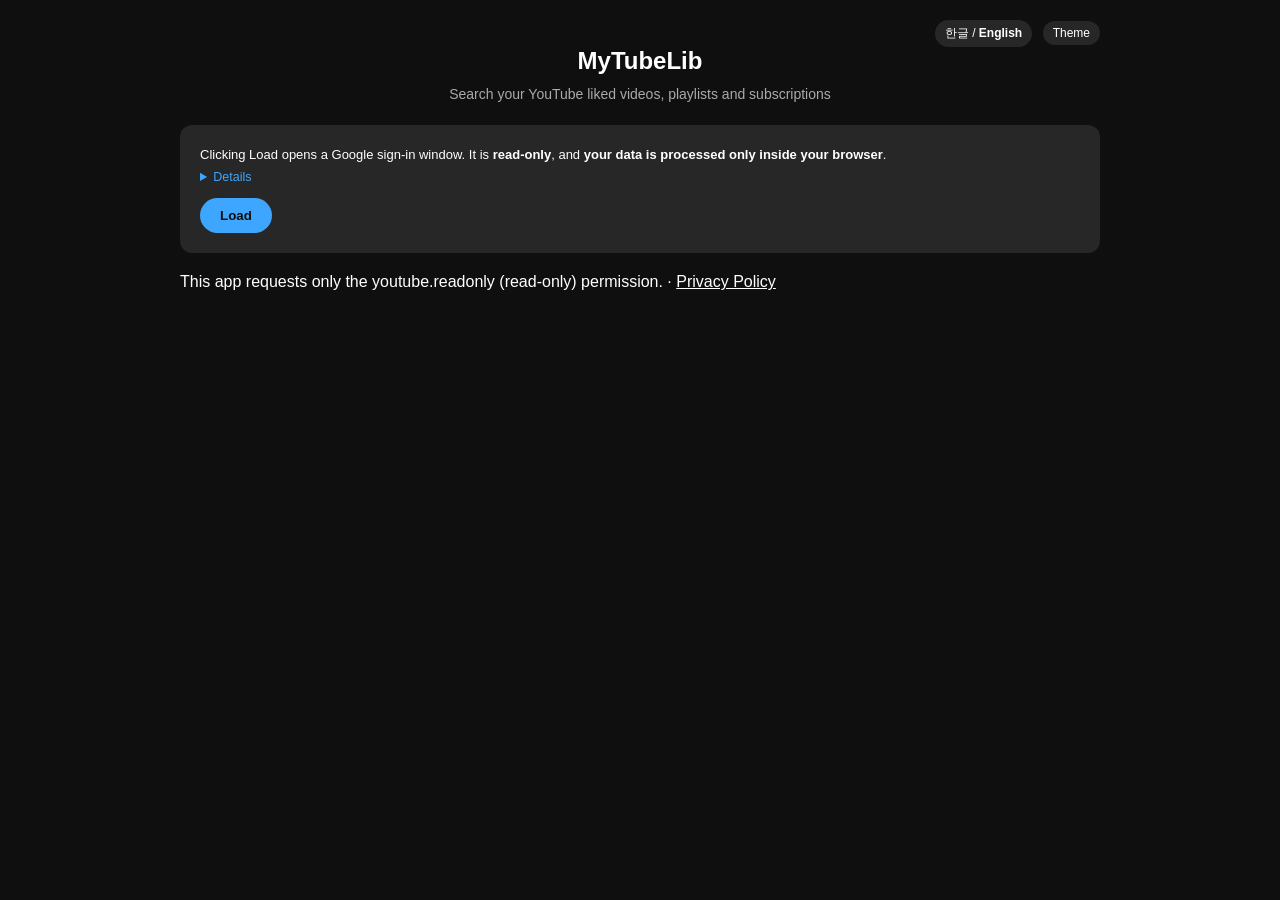
<file: index.html>
<!DOCTYPE html>
<html lang="ko">
<head>
<meta charset="UTF-8">
<meta name="viewport" content="width=device-width, initial-scale=1.0">
<title>MyTubeLib</title>
<link rel="preconnect" href="https://fonts.googleapis.com">
<link href="https://fonts.googleapis.com/css2?family=Special+Elite&family=JetBrains+Mono:wght@400;500;700&family=Noto+Sans+KR:wght@400;500;600;700&display=swap" rel="stylesheet">
<script src="https://accounts.google.com/gsi/client" async defer></script>
<link rel="icon" type="image/png" href="icon.png">
<link rel="apple-touch-icon" href="icon.png">
<link rel="stylesheet" href="style.css">
</head>
<body>
<div class="wrap">

  <header>
    <div style="text-align:right;">
      <button id="langToggle" style="background:var(--hover);color:var(--text);border:none;padding:5px 10px;border-radius:15px;cursor:pointer;font-size:12px;margin-right:6px;"><b>한글</b> / English</button>
      <button id="themeToggle" data-i18n="theme" style="background:var(--hover);color:var(--text);border:none;padding:5px 10px;border-radius:15px;cursor:pointer;font-size:12px;">테마 변경</button>
    </div>
    <h1>MyTubeLib</h1>
    <p class="sub tagline" data-i18n="tagline">내 유튜브 좋아요·재생목록·구독 동영상 검색</p>
    </header>

  <div class="desk">
    <div class="field" style="display:none;">
      <label for="clientIdInput">OAuth 클라이언트 ID</label>
      <input type="text" id="clientIdInput" value="654010223092-aqucn2vtp4kg8ltnrbm7042g4bmifqp9.apps.googleusercontent.com" autocomplete="off">
    </div>
    
    <div class="intro">
      <p class="intro-line" data-i18n-html="intro_html">불러오기를 누르면 Google 로그인 창이 열려요. <b>읽기 전용</b>이고, <b>데이터는 내 브라우저 안에서만</b> 처리돼요.</p>
      <details class="intro-more">
        <summary data-i18n="intro_more">자세히</summary>
        <ul>
          <li data-i18n-html="sec_1">🔒 <b>비밀번호는 이 앱에 전달되지 않아요.</b> 로그인은 Google 창에서 진행되고, 이 앱은 비밀번호를 볼 수 없어요.</li>
          <li data-i18n-html="sec_2">👀 <b>읽기만 해요.</b> 좋아요·재생목록·구독을 조회만 하고, 수정·삭제·업로드는 할 수 없어요.</li>
          <li data-i18n-html="sec_3">💻 <b>내 브라우저 안에서만 처리돼요.</b> 별도 서버가 없어서 내 유튜브 정보가 운영자에게 전송되거나 저장되지 않아요.</li>
          <li data-i18n-html="sec_4">🔑 <b>불러온 직후 바로 자동 로그아웃 해요.</b></li>
          <li data-i18n-html="sec_5">🧹 <b>탭을 닫으면 사라져요.</b> 이 기기에 저장하는 것도 내가 "저장"을 눌렀을 때만이에요.</li>
        </ul>
      </details>
    </div>
    <div class="btn-row">
      <button class="primary" id="loginBtn" data-i18n="load">불러오기</button>
      <button class="danger-btn" id="deleteDbBtn" data-i18n="del_db" style="display:none;">현재 계정 DB 삭제</button>
    </div>
    <div class="status-line" id="statusLine"></div>
    <div class="progress-bar" id="progressBar"><div class="progress-fill" id="progressFill"></div></div>
    <div class="err-msg" id="errMsg"></div>

    <div id="accountContainer" style="margin-top: 16px; display: none;">
        <div id="storageInfoNote" data-i18n-html="note_html" style="font-size:11px; color:var(--text-dim); margin:0 0 12px 0;">
          🧠 <b>임시 데이터</b>: 탭/브라우저를 닫으면 삭제됨 &nbsp;·&nbsp; 📦 <b>저장된 데이터</b>: 이 기기 브라우저에 저장됨 (삭제 전까지 이 PC의 다른 사용자도 볼 수 있음)
        </div>
        <div id="savedAccountsSection">
            <label data-i18n="data_label">데이터:</label>
            <div id="accountList" style="margin-top: 10px;"></div>
        </div>
    </div>
  </div>

  <div class="tabbar" id="tabbar">
    <button data-i18n="tab_all" data-tab="all" class="active">전체보기</button>
    <button data-i18n="tab_liked" data-tab="liked">좋아요</button>
    <button data-i18n="tab_disliked" data-tab="disliked">👎 싫어요</button>
    <button data-i18n="tab_playlists" data-tab="playlists">재생목록</button>
    <button data-i18n="tab_subs" data-tab="subscriptions">구독</button>
    <button data-i18n="tab_comments" data-tab="comments">💬 내 댓글 ↗</button>
  </div>

  <div class="stats-container" id="statsContainer">
    <div class="stats" id="stats"></div>
  </div>

  <div class="controls" id="controls">
      <input type="text" id="searchInput" data-i18n-ph="ph_search" placeholder="검색...">
      <input type="text" id="channelQueryInput" data-i18n-ph="ph_channel_q" placeholder="채널 내 동영상 검색어..." style="display:none;">
      <select id="sortSelect"></select>
      <select id="navModeSelect">
        <option value="scroll" data-i18n="nav_scroll" selected>스크롤</option>
        <option value="pagination" data-i18n="nav_pages">페이지</option>
      </select>
      <button id="saveDataBtn" data-i18n="export" style="background:var(--hover);color:var(--text);border:none;padding:5px 10px;border-radius:15px;cursor:pointer;">💾 데이터 저장</button>
  </div>

  <div class="meta-row" id="metaRow">
    <span class="left" id="metaLeft"><span id="resultCount" data-i18n="zero_results">0건 결과</span></span>
    <span id="dataSourceBadge" class="source-badge"></span>
  </div>

  <div class="pager" id="pagerTop" style="justify-content:center; margin-bottom:10px;"></div>
  <div id="list"></div>
  <div class="empty-hint" id="emptyHint"></div>
  <div class="pager" id="pager"></div>

  <footer>
    <span data-i18n="footer">이 앱은 youtube.readonly(읽기 전용) 권한만 요청합니다.</span>
    · <a href="privacy.html" data-i18n="privacy" style="color:inherit;">개인정보처리방침</a>
  </footer>
</div>

<script src="script.js" defer></script>
</body>
</html>
</file>
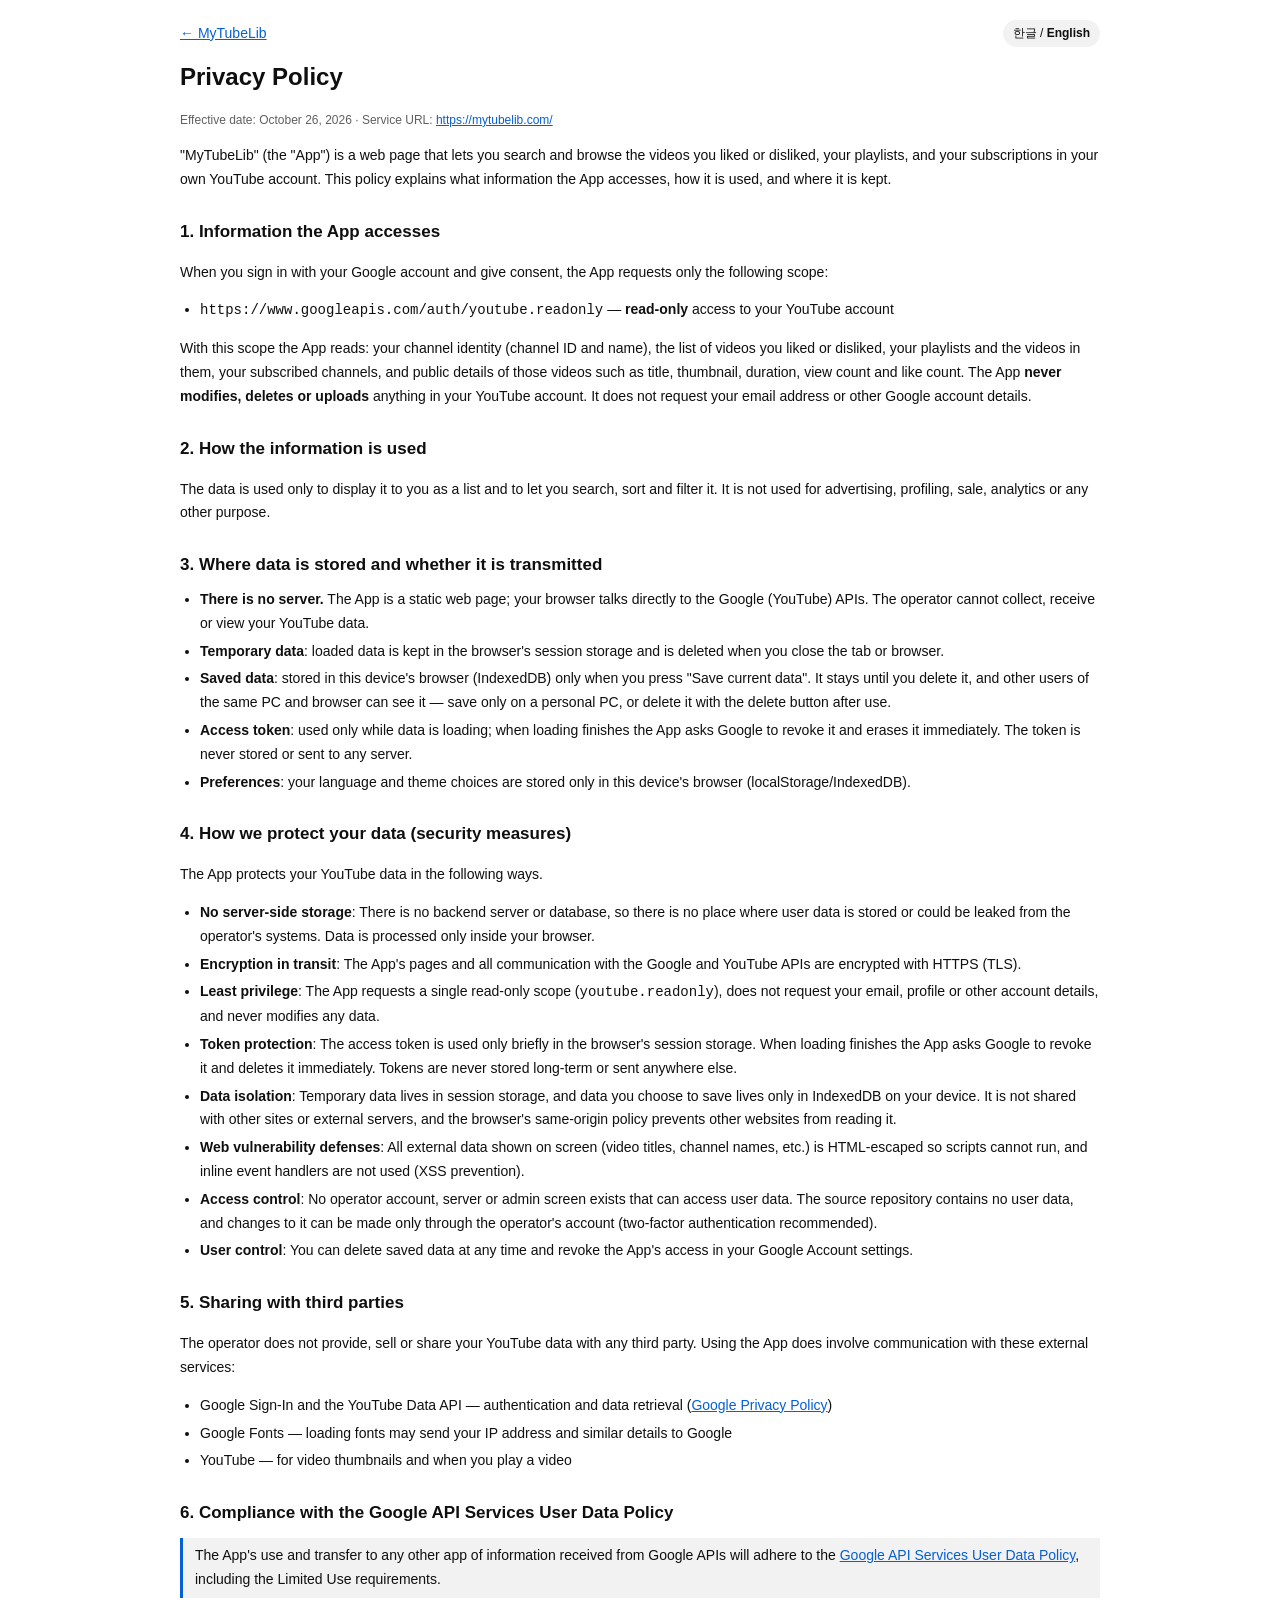
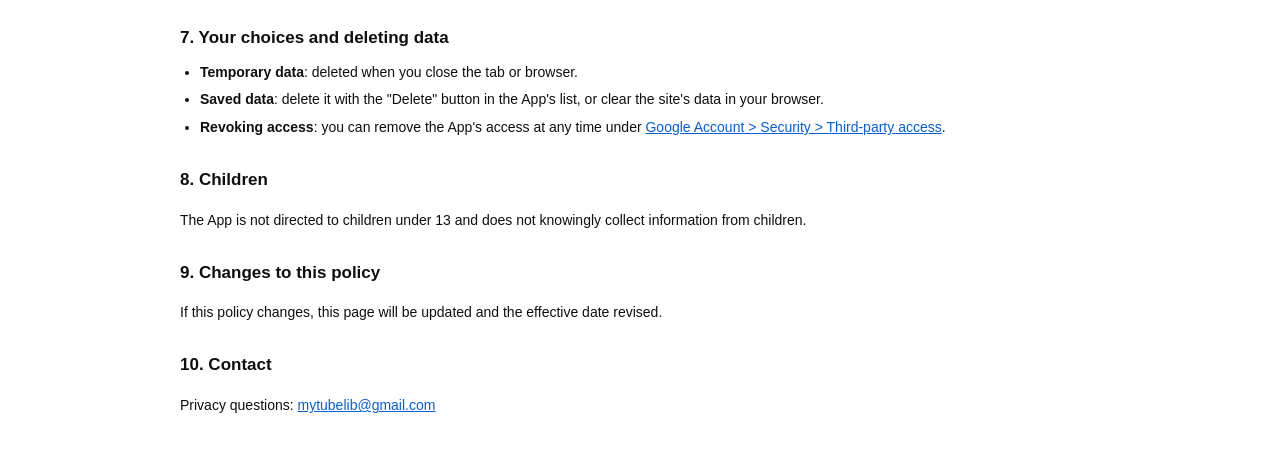
<file: privacy.html>
<!DOCTYPE html>
<html lang="ko">
<head>
<meta charset="UTF-8">
<meta name="viewport" content="width=device-width, initial-scale=1.0">
<title>Privacy Policy · MyTubeLib</title>
<link rel="icon" type="image/png" href="icon.png">
<link rel="apple-touch-icon" href="icon.png">
<link rel="stylesheet" href="style.css">
<style>
  .doc{line-height:1.7;font-size:14px;}
  .doc h2{font-size:17px;margin:26px 0 8px;}
  .doc ul{padding-left:20px;margin:6px 0;}
  .doc li{margin:4px 0;}
  .doc a{color:var(--accent);}
  .doc .meta{color:var(--text-dim);font-size:12px;}
  .doc .lim{border-left:3px solid var(--accent);padding:6px 12px;margin:10px 0;background:var(--hover);}
  .top{display:flex;justify-content:space-between;align-items:center;margin-bottom:10px;gap:10px;flex-wrap:wrap;}
  .top button{background:var(--hover);color:var(--text);border:none;padding:5px 10px;border-radius:15px;cursor:pointer;font-size:12px;}
  [data-lang]{display:none;}
  html[lang="ko"] [data-lang="ko"], html[lang="en"] [data-lang="en"]{display:block;}
  html[lang="ko"] span[data-lang="ko"], html[lang="en"] span[data-lang="en"]{display:inline;}
</style>
</head>
<body>
<div class="wrap doc">
  <div class="top">
    <a href="./">← MyTubeLib</a>
    <button id="langToggle"><b>한글</b> / English</button>
  </div>

  <!-- ===================== 한국어 ===================== -->
  <div data-lang="ko">
    <h1>개인정보처리방침</h1>
    <p class="meta">시행일: 2026년 10월 26일 · 서비스 주소: <a href="https://mytubelib.com/">https://mytubelib.com/</a></p>

    <p>"MyTubeLib"(이하 "본 앱")는 사용자가 본인의 YouTube 계정에 있는 좋아요·싫어요 영상, 재생목록, 구독 채널을 한곳에서 검색하고 정리해 볼 수 있게 해 주는 웹 페이지입니다. 본 방침은 본 앱이 어떤 정보에 접근하고, 어떻게 쓰고, 어디에 보관하는지 설명합니다.</p>

    <h2>1. 접근하는 정보</h2>
    <p>사용자가 Google 계정으로 로그인하고 동의하면, 본 앱은 아래 권한 하나만 요청합니다.</p>
    <ul>
      <li><code>https://www.googleapis.com/auth/youtube.readonly</code> — YouTube 계정을 <b>읽기 전용</b>으로 조회</li>
    </ul>
    <p>이 권한으로 다음 데이터를 읽습니다: 본인 채널 식별 정보(채널 ID, 채널 이름), 좋아요·싫어요 표시한 영상 목록, 재생목록과 그 안의 영상, 구독 채널 목록, 그리고 해당 영상의 제목·썸네일·길이·조회수·좋아요 수 같은 공개 정보. 본 앱은 YouTube 데이터를 <b>수정·삭제·업로드하지 않습니다</b>. 이메일 주소 등 다른 Google 계정 정보는 요청하지 않습니다.</p>

    <h2>2. 정보의 이용 목적</h2>
    <p>읽어 온 데이터는 사용자 본인의 화면에 목록으로 보여주고, 검색·정렬·필터링하는 용도로만 사용합니다. 그 외의 목적(광고, 프로파일링, 판매, 분석 등)에는 사용하지 않습니다.</p>

    <h2>3. 정보의 저장 위치와 전송</h2>
    <ul>
      <li><b>별도의 서버가 없습니다.</b> 본 앱은 정적 웹 페이지이며, 사용자의 브라우저가 Google(YouTube) API와 직접 통신합니다. 운영자는 사용자의 YouTube 데이터를 수집·전송·열람할 수 없습니다.</li>
      <li><b>임시 데이터</b>: 불러온 데이터는 브라우저의 세션 저장소에 보관되며, 탭 또는 브라우저를 닫으면 삭제됩니다.</li>
      <li><b>저장된 데이터</b>: 사용자가 "현재 데이터 저장"을 직접 눌렀을 때만 이 기기의 브라우저(IndexedDB)에 저장됩니다. 삭제하기 전까지 남아 있고, 같은 PC·브라우저를 쓰는 다른 사용자도 볼 수 있으므로 개인 PC에서만 저장하거나 사용 후 삭제 버튼으로 삭제하세요.</li>
      <li><b>액세스 토큰</b>: 데이터를 불러오는 동안에만 사용하며, 불러오기가 끝나면 Google에 폐기를 요청하고 즉시 지웁니다. 토큰은 저장하거나 서버로 보내지 않습니다.</li>
      <li><b>환경 설정</b>: 언어와 테마 선택은 이 기기의 브라우저(localStorage/IndexedDB)에만 저장됩니다.</li>
    </ul>

    <h2>4. 데이터 보호 방법 (보안 조치)</h2>
    <p>본 앱은 사용자의 YouTube 데이터를 다음과 같은 방법으로 보호합니다.</p>
    <ul>
      <li><b>서버 저장 없음</b>: 별도의 서버·데이터베이스가 없어 운영자의 시스템에 사용자 데이터가 저장되거나 유출될 경로 자체가 없습니다. 데이터는 사용자의 브라우저 안에서만 처리됩니다.</li>
      <li><b>전송 구간 암호화</b>: 본 앱의 페이지와 Google·YouTube API와의 통신은 HTTPS(TLS)로 암호화됩니다.</li>
      <li><b>최소 권한</b>: 읽기 전용 권한(<code>youtube.readonly</code>) 하나만 요청하며, 이메일·프로필 등 다른 계정 정보는 요청하지 않고 어떤 데이터도 수정하지 않습니다.</li>
      <li><b>토큰 보호</b>: 액세스 토큰은 브라우저 세션 저장소에서만 짧게 사용하고, 데이터 불러오기가 끝나면 Google에 폐기를 요청한 뒤 즉시 삭제합니다. 토큰은 장기 저장하거나 외부로 전송하지 않습니다.</li>
      <li><b>데이터 격리</b>: 임시 데이터는 세션 저장소에, 사용자가 직접 저장한 데이터는 해당 기기의 IndexedDB에만 보관되며, 다른 사이트나 외부 서버와 공유되지 않습니다. 브라우저의 동일 출처 정책으로 다른 웹사이트는 이 데이터에 접근할 수 없습니다.</li>
      <li><b>웹 취약점 대응</b>: 화면에 표시하는 모든 외부 데이터(영상 제목, 채널 이름 등)는 HTML 이스케이프 처리하여 스크립트가 실행되지 않게 하며, 인라인 이벤트 핸들러를 사용하지 않습니다(XSS 방지).</li>
      <li><b>접근 통제</b>: 사용자 데이터에 접근하는 운영자 계정·서버·관리자 화면이 존재하지 않습니다. 소스 코드 저장소에는 사용자 데이터가 포함되지 않으며, 저장소 변경은 운영자 계정(2단계 인증 권장)으로만 가능합니다.</li>
      <li><b>사용자 통제</b>: 사용자는 언제든 저장된 데이터를 삭제하고 Google 계정 설정에서 접근 권한을 철회할 수 있습니다.</li>
    </ul>

    <h2>5. 제3자 제공 및 공유</h2>
    <p>운영자는 사용자의 YouTube 데이터를 제3자에게 제공·판매·공유하지 않습니다. 다만 본 앱을 사용할 때 다음 외부 서비스와 통신이 발생합니다.</p>
    <ul>
      <li>Google 로그인 및 YouTube Data API — 인증과 데이터 조회 (<a href="https://policies.google.com/privacy" target="_blank" rel="noopener">Google 개인정보처리방침</a>)</li>
      <li>Google Fonts — 글꼴 로드 시 사용자의 IP 주소 등이 Google에 전달될 수 있음</li>
      <li>YouTube — 영상 썸네일 및 영상 재생 시</li>
    </ul>

    <h2>6. Google API 서비스 사용자 데이터 정책 준수</h2>
    <div class="lim">본 앱이 Google API로부터 받은 정보의 사용 및 다른 앱으로의 전송은 <a href="https://developers.google.com/terms/api-services-user-data-policy" target="_blank" rel="noopener">Google API 서비스 사용자 데이터 정책</a>(제한적 사용 요건 포함)을 준수합니다.</div>

    <h2>7. 사용자의 권리와 데이터 삭제</h2>
    <ul>
      <li><b>임시 데이터</b>: 탭·브라우저를 닫으면 삭제됩니다.</li>
      <li><b>저장된 데이터</b>: 앱 목록의 "삭제" 버튼으로 삭제하거나, 브라우저의 사이트 데이터 삭제로 지울 수 있습니다.</li>
      <li><b>접근 권한 철회</b>: <a href="https://myaccount.google.com/permissions" target="_blank" rel="noopener">Google 계정 &gt; 보안 &gt; 타사 앱 액세스</a>에서 언제든 본 앱의 권한을 제거할 수 있습니다.</li>
    </ul>

    <h2>8. 아동</h2>
    <p>본 앱은 만 13세 미만 아동을 대상으로 하지 않으며, 아동의 정보를 의도적으로 수집하지 않습니다.</p>

    <h2>9. 방침의 변경</h2>
    <p>방침이 바뀌면 이 페이지를 갱신하고 시행일을 수정합니다.</p>

    <h2>10. 문의</h2>
    <p>개인정보 관련 문의: <a href="mailto:mytubelib@gmail.com">mytubelib@gmail.com</a></p>
  </div>

  <!-- ===================== English ===================== -->
  <div data-lang="en">
    <h1>Privacy Policy</h1>
    <p class="meta">Effective date: October 26, 2026 · Service URL: <a href="https://mytubelib.com/">https://mytubelib.com/</a></p>

    <p>"MyTubeLib" (the "App") is a web page that lets you search and browse the videos you liked or disliked, your playlists, and your subscriptions in your own YouTube account. This policy explains what information the App accesses, how it is used, and where it is kept.</p>

    <h2>1. Information the App accesses</h2>
    <p>When you sign in with your Google account and give consent, the App requests only the following scope:</p>
    <ul>
      <li><code>https://www.googleapis.com/auth/youtube.readonly</code> — <b>read-only</b> access to your YouTube account</li>
    </ul>
    <p>With this scope the App reads: your channel identity (channel ID and name), the list of videos you liked or disliked, your playlists and the videos in them, your subscribed channels, and public details of those videos such as title, thumbnail, duration, view count and like count. The App <b>never modifies, deletes or uploads</b> anything in your YouTube account. It does not request your email address or other Google account details.</p>

    <h2>2. How the information is used</h2>
    <p>The data is used only to display it to you as a list and to let you search, sort and filter it. It is not used for advertising, profiling, sale, analytics or any other purpose.</p>

    <h2>3. Where data is stored and whether it is transmitted</h2>
    <ul>
      <li><b>There is no server.</b> The App is a static web page; your browser talks directly to the Google (YouTube) APIs. The operator cannot collect, receive or view your YouTube data.</li>
      <li><b>Temporary data</b>: loaded data is kept in the browser's session storage and is deleted when you close the tab or browser.</li>
      <li><b>Saved data</b>: stored in this device's browser (IndexedDB) only when you press "Save current data". It stays until you delete it, and other users of the same PC and browser can see it — save only on a personal PC, or delete it with the delete button after use.</li>
      <li><b>Access token</b>: used only while data is loading; when loading finishes the App asks Google to revoke it and erases it immediately. The token is never stored or sent to any server.</li>
      <li><b>Preferences</b>: your language and theme choices are stored only in this device's browser (localStorage/IndexedDB).</li>
    </ul>

    <h2>4. How we protect your data (security measures)</h2>
    <p>The App protects your YouTube data in the following ways.</p>
    <ul>
      <li><b>No server-side storage</b>: There is no backend server or database, so there is no place where user data is stored or could be leaked from the operator's systems. Data is processed only inside your browser.</li>
      <li><b>Encryption in transit</b>: The App's pages and all communication with the Google and YouTube APIs are encrypted with HTTPS (TLS).</li>
      <li><b>Least privilege</b>: The App requests a single read-only scope (<code>youtube.readonly</code>), does not request your email, profile or other account details, and never modifies any data.</li>
      <li><b>Token protection</b>: The access token is used only briefly in the browser's session storage. When loading finishes the App asks Google to revoke it and deletes it immediately. Tokens are never stored long-term or sent anywhere else.</li>
      <li><b>Data isolation</b>: Temporary data lives in session storage, and data you choose to save lives only in IndexedDB on your device. It is not shared with other sites or external servers, and the browser's same-origin policy prevents other websites from reading it.</li>
      <li><b>Web vulnerability defenses</b>: All external data shown on screen (video titles, channel names, etc.) is HTML-escaped so scripts cannot run, and inline event handlers are not used (XSS prevention).</li>
      <li><b>Access control</b>: No operator account, server or admin screen exists that can access user data. The source repository contains no user data, and changes to it can be made only through the operator's account (two-factor authentication recommended).</li>
      <li><b>User control</b>: You can delete saved data at any time and revoke the App's access in your Google Account settings.</li>
    </ul>

    <h2>5. Sharing with third parties</h2>
    <p>The operator does not provide, sell or share your YouTube data with any third party. Using the App does involve communication with these external services:</p>
    <ul>
      <li>Google Sign-In and the YouTube Data API — authentication and data retrieval (<a href="https://policies.google.com/privacy" target="_blank" rel="noopener">Google Privacy Policy</a>)</li>
      <li>Google Fonts — loading fonts may send your IP address and similar details to Google</li>
      <li>YouTube — for video thumbnails and when you play a video</li>
    </ul>

    <h2>6. Compliance with the Google API Services User Data Policy</h2>
    <div class="lim">The App's use and transfer to any other app of information received from Google APIs will adhere to the <a href="https://developers.google.com/terms/api-services-user-data-policy" target="_blank" rel="noopener">Google API Services User Data Policy</a>, including the Limited Use requirements.</div>

    <h2>7. Your choices and deleting data</h2>
    <ul>
      <li><b>Temporary data</b>: deleted when you close the tab or browser.</li>
      <li><b>Saved data</b>: delete it with the "Delete" button in the App's list, or clear the site's data in your browser.</li>
      <li><b>Revoking access</b>: you can remove the App's access at any time under <a href="https://myaccount.google.com/permissions" target="_blank" rel="noopener">Google Account &gt; Security &gt; Third-party access</a>.</li>
    </ul>

    <h2>8. Children</h2>
    <p>The App is not directed to children under 13 and does not knowingly collect information from children.</p>

    <h2>9. Changes to this policy</h2>
    <p>If this policy changes, this page will be updated and the effective date revised.</p>

    <h2>10. Contact</h2>
    <p>Privacy questions: <a href="mailto:mytubelib@gmail.com">mytubelib@gmail.com</a></p>
  </div>
</div>

<script>
(function(){
  var lang = 'ko';
  try { lang = localStorage.getItem('yt_lang') || ((navigator.language || '').toLowerCase().indexOf('ko') === 0 ? 'ko' : 'en'); } catch(e) {}
  if (window.matchMedia && window.matchMedia('(prefers-color-scheme: light)').matches) document.documentElement.classList.add('light');
  var btn = document.getElementById('langToggle');
  function apply(){
    document.documentElement.lang = lang;
    btn.innerHTML = lang === 'ko' ? '<b>한글</b> / English' : '한글 / <b>English</b>';
    document.title = lang === 'ko' ? '개인정보처리방침 · MyTubeLib' : 'Privacy Policy · MyTubeLib';
  }
  btn.addEventListener('click', function(){
    lang = lang === 'ko' ? 'en' : 'ko';
    try { localStorage.setItem('yt_lang', lang); } catch(e) {}
    apply();
  });
  apply();
})();
</script>
</body>
</html>
</file>
<file: style.css>
:root{
    --bg:#0f0f0f;
    --text:#ffffff;
    --text-dim:#aaaaaa;
    --hover:#272727;
    --accent:#3ea6ff;
    --stamp-2:#52a8ff;
  }
  :root.light{
    --bg:#ffffff;
    --text:#0f0f0f;
    --text-dim:#606060;
    --hover:#f2f2f2;
    --accent:#065fd4;
    --stamp-2:#0556bf;
  }
  *{box-sizing:border-box;}
  body{
    margin:0;
    background:var(--bg);
    color:var(--text);
    font-family:Roboto, Arial, sans-serif;
    padding:20px;
    min-height:100vh;
    transition: background 0.3s, color 0.3s;
  }
  .wrap{max-width:920px;margin:0 auto;}
  header{text-align:center;margin-bottom:20px;}
  h1{font-size:24px;margin:0 0 10px;}
  .sub{color:var(--text-dim);font-size:14px;margin:0;}

  .desk{background:var(--hover);border-radius:12px;padding:20px;margin-bottom:20px;}
  .desk h2{font-size:16px;margin:0 0 10px;}
  .field{margin-bottom:10px;}
  .field label{display:block;font-size:12px;color:var(--text-dim);margin-bottom:4px;}
  .field input[type=text]{
    width:100%;padding:10px;border:none;border-radius:8px;
    background:var(--bg);color:var(--text);font-size:14px;
  }
  .btn-row{display:flex;gap:10px;margin-top:10px;}
  button.primary{
    background:var(--accent);color:var(--bg);border:none;
    padding:10px 20px;border-radius:18px;font-weight:bold;cursor:pointer;
  }
  button.ghost{
    background:transparent;color:var(--text);border:1px solid var(--text-dim);
    padding:10px 20px;border-radius:18px;cursor:pointer;
  }
  button.danger-btn{
    background:#cc0000;color:#ffffff;border:none;
    padding:10px 20px;border-radius:18px;font-weight:bold;cursor:pointer;
  }

  .tabbar{display:none;gap:10px;margin-bottom:20px;flex-wrap:wrap;}
  .tabbar button{
    background:var(--hover);border:none;color:var(--text);
    padding:8px 16px;border-radius:18px;cursor:pointer;font-size:14px;
  }
  .tabbar button.active{background:var(--text);color:var(--bg);}

  .stats{display:none;grid-template-columns:repeat(auto-fit, minmax(150px, 1fr));gap:10px;margin-bottom:20px;}
  .stat{background:var(--hover);padding:15px;text-align:center;border-radius:8px;}
  .stat b{display:block;font-size:18px;}
  .stat span{font-size:12px;color:var(--text-dim);}

  .controls{display:none;gap:10px;margin-bottom:20px;}
  .controls input[type=text], .controls select{
    background:var(--hover);border:none;color:var(--text);
    padding:10px;border-radius:8px;font-size:14px;
  }
  .controls input[type=text]{flex:2;}

  .meta-row{display:none;justify-content:flex-start;align-items:center;gap:10px;font-size:14px;color:var(--text-dim);margin-bottom:10px;}
  .meta-row button{background:transparent;color:var(--accent);border:none;cursor:pointer;padding:0;margin-left:auto;}
  .source-badge{display:none;font-size:11px;font-weight:700;padding:3px 10px;border-radius:12px;letter-spacing:.2px;white-space:nowrap;}
  .source-badge.source-cache{display:inline-block;background:rgba(62,166,255,0.15);color:var(--accent);}
  .source-badge.source-network{display:inline-block;background:rgba(255,160,0,0.18);color:#e08a00;}
  .source-badge.source-saved{display:inline-block;background:rgba(76,175,80,0.18);color:#2e7d32;}
  :root.light .source-badge.source-network{color:#b36b00;}
  :root.light .source-badge.source-saved{color:#1b5e20;}

  #list{display:flex;flex-direction:column;gap:15px;}
  .stub{display:flex;gap:15px;align-items:flex-start;}
  
  .thumb-wrap{position:relative;flex-shrink:0;width:160px;cursor:pointer;}
  .thumb{width:160px;height:90px;object-fit:cover;border-radius:8px;display:block;}
  .thumb.round{width:90px;height:90px;border-radius:50%;}
  .duration-tag{
    position:absolute;bottom:5px;right:5px;background:rgba(0,0,0,0.8);color:#fff;
    font-size:12px;padding:2px 4px;border-radius:4px;
  }
  .inline-player{display:none;position:absolute;top:0;left:0;width:100%;height:100%;pointer-events:none;}
  .inline-player.open{display:block;pointer-events:auto;}
  .inline-player iframe{width:100%;height:100%;border:0;border-radius:8px;}

  .stub-main{min-width:0;flex:1;}
  .stub-title{font-size:16px;font-weight:500;margin:0 0 4px;}
  .stub-title a{color:var(--text);text-decoration:none;}
  .stub-sub .ch-link{color:var(--stamp-2);text-decoration:none;}
  .stub-sub{font-size:14px;color:var(--text-dim);}
  .stub-desc{font-size:14px;color:var(--text-dim);margin-top:4px;}
  .play-row{display:flex;gap:10px;margin-top:8px;}
  .play-row button, .play-row a{
    background:var(--hover);color:var(--text);border:none;
    padding:8px 12px;border-radius:18px;cursor:pointer;text-decoration:none;
    font-size:12px;
  }

  .stamp-badge{
    margin-top: 5px;
    font-size:12px;
    color:var(--text-dim);
  }
  .acct-tag{
    font-weight:700;
    color:var(--accent);
  }

  .pager{display:none;justify-content:center;gap:5px;margin-top:20px;}
  .pager button{background:var(--hover);border:none;color:var(--text);padding:8px 12px;border-radius:8px;cursor:pointer;}
  .pager button.current{background:var(--text);color:var(--bg);}

  @media (max-width: 600px) {
    body { padding: 10px; }
    .wrap { width: 100%; }
    .controls { flex-direction: column; }
    .controls input[type=text], .controls select { width: 100%; }
    .stub { flex-direction: column; align-items: stretch; }
    .thumb-wrap { width: 100%; }
    .thumb { width: 100%; height: auto; aspect-ratio: 16/9; }
    .play-row { flex-direction: column; }
    .play-row button, .play-row a { width: 100%; text-align: center; }
  }

  /* ---- 불러오기 안내(짧은 줄 + 펼치기) ---- */
  .intro{margin-bottom:14px;}
  .intro-line{margin:0 0 6px;font-size:13px;line-height:1.5;color:var(--text);}
  .intro-more{font-size:12.5px;color:var(--text-dim);}
  .intro-more summary{cursor:pointer;color:var(--accent);width:max-content;user-select:none;}
  .intro-more ul{margin:8px 0 6px;padding-left:4px;list-style:none;}
  .intro-more li{margin:6px 0;line-height:1.55;}
  .intro-more b{color:var(--text);}
  .intro-more a{color:var(--accent);}
  .tagline{margin:0;font-size:14px;line-height:1.4;}
</file>
